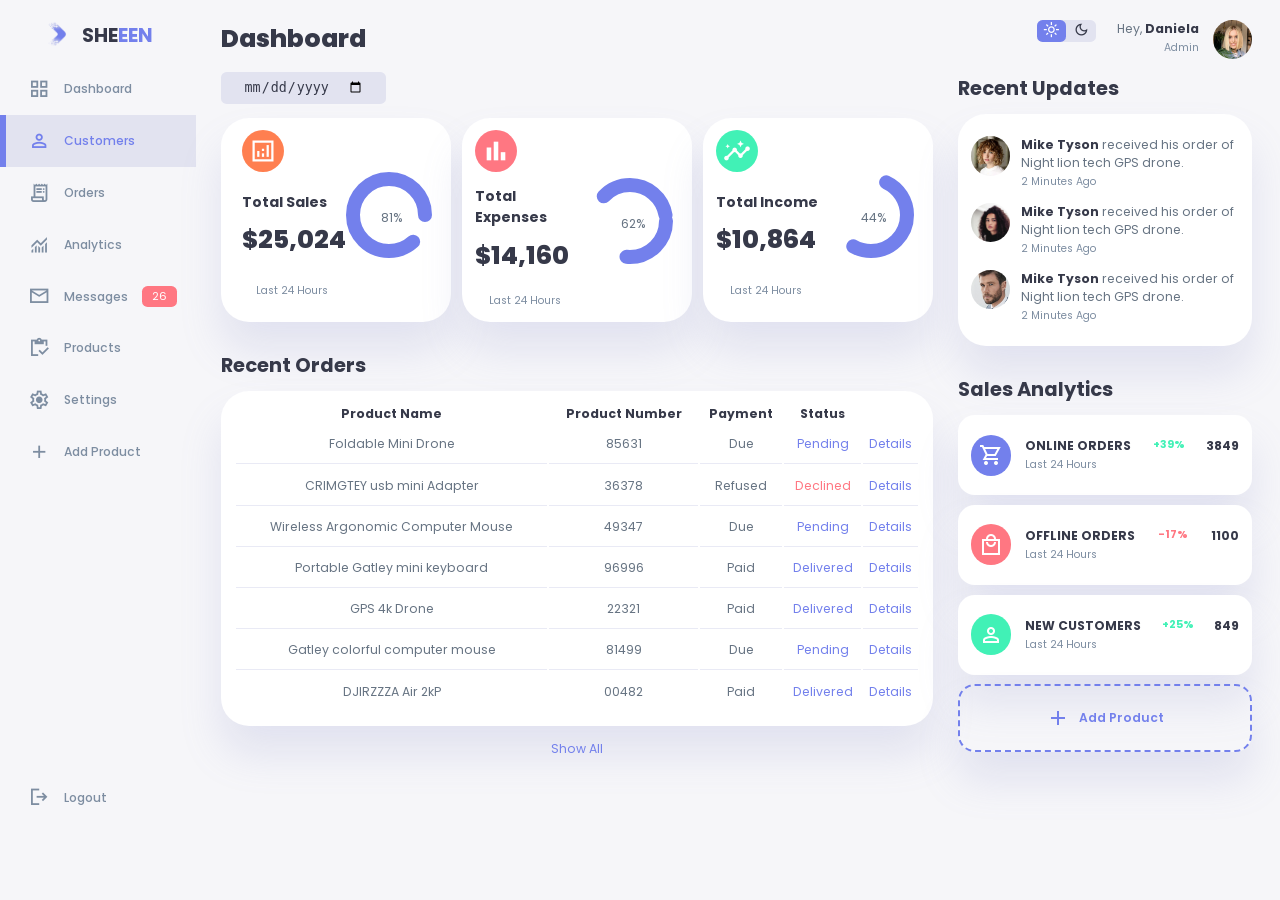
<file: index.html>
<!DOCTYPE html>
<html lang="en">
<head>
    <meta charset="UTF-8">
    <meta http-equiv="X-UA-Compatible" content="IE=edge">
    <meta name="viewport" content="width=device-width, initial-scale=1.0">
    <title>Admin Dashboard</title>
    <link rel="icon" type="image/x-icon" href="images/logo.png">
    <!--MATERIAL ICONS-->
    <link rel="stylesheet" href="https://fonts.googleapis.com/css2?family=Material+Symbols+Sharp:opsz,wght,FILL,GRAD@48,400,0,0" />
    <link rel="stylesheet" href="style.css">
</head>
<body>
    <div class="container">
        <aside>
            <div class="top">
                <div class="logo">
                    <img src="images/logo.png">
                    <h2>SHE<span class="primary">EEN</span></h2>
                </div>
                <div class="close" id="close-btn">
                    <span class="material-symbols-sharp">close</span>
                </div>
            </div>
            <div class="sidebar">
                <a href="">
                    <span class="material-symbols-sharp">grid_view</span>
                    <h3>Dashboard</h3>
                </a>
                <a href="" class="active">
                    <span class="material-symbols-sharp">person</span>
                    <h3>Customers</h3>
                </a>
                <a href="">
                    <span class="material-symbols-sharp">receipt_long</span>
                    <h3>Orders</h3>
                </a>
                <a href="">
                    <span class="material-symbols-sharp">monitoring</span>
                    <h3>Analytics</h3>
                </a>
                <a href="">
                    <span class="material-symbols-sharp">mail</span>
                    <h3>Messages</h3>
                    <span class="message-count">26</span>
                </a>
                <a href="">
                    <span class="material-symbols-sharp">inventory</span>
                    <h3>Products</h3>
                </a>
                <a href="">
                    <span class="material-symbols-sharp">settings</span>
                    <h3>Settings</h3>
                </a>
                <a href="">
                    <span class="material-symbols-sharp">add</span>
                    <h3>Add Product</h3>
                </a>
                <a href="">
                    <span class="material-symbols-sharp">logout</span>
                    <h3>Logout</h3>
                </a>
            </div>
        </aside>
        <!-------------------END OF ASIDE------------------------>
        <main>
            <h1>Dashboard</h1>
            <div class="date">
                <input type="date">
            </div>

            <div class="insights">
                <div class="sales">
                    <span class="material-symbols-sharp">analytics</span>
                    <div class="middle">
                        <div class="left">
                            <h3>Total Sales</h3>
                            <h1>$25,024</h1>
                        </div>
                        <div class="progress">
                            <svg>
                                <circle cx="38" cy="38" r="36"></circle>
                            </svg>
                            <div class="number">
                                <p>81%</p>
                            </div>
                        </div>
                    </div>
                    <small class="text-muted">Last 24 Hours</small>
                </div>
                <!------------------END OF SALES---------------------->
                <div class="expenses">
                    <span class="material-symbols-sharp">bar_chart</span>
                    <div class="middle">
                        <div class="left">
                            <h3>Total Expenses</h3>
                            <h1>$14,160</h1>
                        </div>
                        <div class="progress">
                            <svg>
                                <circle cx="38" cy="38" r="36"></circle>
                            </svg>
                            <div class="number">
                                <p>62%</p>
                            </div>
                        </div>
                    </div>
                    <small class="text-muted">Last 24 Hours</small>
                </div>
                <!------------------END OF EXPENSES---------------------->
                <div class="income">
                    <span class="material-symbols-sharp">insights</span>
                    <div class="middle">
                        <div class="left">
                            <h3>Total Income</h3>
                            <h1>$10,864</h1>
                        </div>
                        <div class="progress">
                            <svg>
                                <circle cx="38" cy="38" r="36"></circle>
                            </svg>
                            <div class="number">
                                <p>44%</p>
                            </div>
                        </div>
                    </div>
                    <small class="text-muted">Last 24 Hours</small>
                </div>
                <!------------------END OF INCOME---------------------->
            </div>
            <!------------------END OF INSIGHTS---------------------->
            <div class="recent-orders">
                <h2>Recent Orders</h2>
                <table>
                    <thead>
                        <tr>
                            <th>Product Name</th>
                            <th>Product Number</th>
                            <th>Payment</th>
                            <th>Status</th>
                        </tr>
                    </thead>
                    <tbody>
                        <!--<tr>
                            <td>Foldable Mini Drone</td>
                            <td>85631</td>
                            <td>Due</td>
                            <td class="warning">Pending</td>
                            <td class="primary">Details</td>
                        </tr>-->
                    </tbody>
                </table>
                <a href="#">Show All</a>
            </div>
        </main>
        <!------------- END OF MAIN -------------------->
        <div class="right">
            <div class="top">
                <button id="menu-btn">
                    <span class="material-symbols-sharp">menu</span>
                </button>
                <div class="theme-toggler">
                    <span class="material-symbols-sharp active" >light_mode </span>
                    <span class="material-symbols-sharp">dark_mode</span>                        
                </div>
                <div class="profile">
                    <div class="info">
                        <p>Hey, <b>Daniela</b></p>
                        <small class="text-muted">Admin</small>
                    </div>
                    <div class="profile-photo">
                        <img src="images/profile1.jpg" alt="">
                    </div>
                </div>
            </div>
            <!---------------- END OF TOP ------------------->
            <div class="recent-updates">
                <h2>Recent Updates</h2>
                <div class="updates">
                    <div class="update">
                        <div class="profile-photo">
                            <img src="images/profile2.jpeg" alt="">
                        </div>
                        <div class="message">
                            <p><b>Mike Tyson</b> received his order of Night lion tech GPS drone.</p>
                            <small class="text-muted">2 Minutes Ago</small>
                        </div>
                    </div>
                    <div class="update">
                        <div class="profile-photo">
                            <img src="images/profile3.jpg" alt="">
                        </div>
                        <div class="message">
                            <p><b>Mike Tyson</b> received his order of Night lion tech GPS drone.</p>
                            <small class="text-muted">2 Minutes Ago</small>
                        </div>
                    </div>
                    <div class="update">
                        <div class="profile-photo">
                            <img src="images/profile4.jpg" alt="">
                        </div>
                        <div class="message">
                            <p><b>Mike Tyson</b> received his order of Night lion tech GPS drone.</p>
                            <small class="text-muted">2 Minutes Ago</small>
                        </div>
                    </div>
                </div>
            </div>
            <!------------- END OF RECENT UPDATES -------------------->
            <div class="sales-analytics">
                <h2>Sales Analytics</h2>
                <div class="item online">
                    <div class="icon">
                        <span class="material-symbols-sharp">shopping_cart</span>
                    </div>
                    <div class="right">
                        <div class="info">
                            <h3>ONLINE ORDERS</h3>
                            <small class="text-muted">Last 24 Hours</small>
                        </div>
                        <h5 class="success">+39%</h5>
                        <h3>3849</h3>
                    </div>
                </div>
                <div class="item offline">
                    <div class="icon">
                        <span class="material-symbols-sharp">local_mall</span>
                    </div>
                    <div class="right">
                        <div class="info">
                            <h3>OFFLINE ORDERS</h3>
                            <small class="text-muted">Last 24 Hours</small>
                        </div>
                        <h5 class="danger">-17%</h5>
                        <h3>1100</h3>
                    </div>
                </div>
                <div class="item customers">
                    <div class="icon">
                        <span class="material-symbols-sharp">person</span>
                    </div>
                    <div class="right">
                        <div class="info">
                            <h3>NEW CUSTOMERS</h3>
                            <small class="text-muted">Last 24 Hours</small>
                        </div>
                        <h5 class="success">+25%</h5>
                        <h3>849</h3>
                    </div>
                </div>
                <div class="item add-product">
                    <div>
                        <span class="material-symbols-sharp">add</span>
                        <h3>Add Product</h3>
                    </div>
                </div>
            </div>
        </div>
    </div>
    <script src="orders.js"></script>
    <script src="index.js"></script>
</body>
</html>
</file>
<file: style.css>
@import url('https://fonts.googleapis.com/css2?family=Abril+Fatface&family=Anton&family=Bungee+Hairline&family=Grape+Nuts&family=Londrina+Outline&family=Poppins:wght@300;400;500;600;700;800&display=swap');
/*-------- ROOT VARIABLES ---------*/
:root{
    --color-primary: #7380ec;
    --color-danger: #ff7782;
    --color-success: #41f1b6;
    --color-warning: #ffbb55;
    --color-white: #fff;
    --color-info-dark: #7d8da1;
    --color-info-light: #dce1eb;
    --color-dark: #363949;
    --color-light: rgba(132, 139, 200, 0.18);
    --color-primary-variant: #111e88;
    --color-dark-variant: #677483;
    --color-background: #f6f6f9;

    --card-border-radius: 2rem;
    --border-radius-1: 0.4rem;
    --border-radius-2: 0.8rem;
    --border-radius-3: 1.2rem;

    --card-padding: 0.9rem;
    --padding-1: 1.2rem;

    --box-shadow: 0 2rem 3rem var(--color-light);
}
/*-------- DARK THEME VARIABLES ---------*/
.dark-theme-variables{
    --color-background: #181a1e;
    --color-white: #202528;
    --color-dark: #edeffd;
    --color-dark-variant: #a3bdcc;
    --color-light: rgba(0, 0, 0, 0.4);
    --box-shadow: 0 2rem 3rem var(--color-light);
}
*{
    margin: 0;
    padding: 0;
    outline: 0;
    appearance: none;
    border: 0;
    text-decoration: none;
    box-sizing: border-box;
}
html{
    font-size: 14px;
}
body{
    width: 100vw;
    height: 100vh;
    font-family: poppins, sans-serif;
    font-size: 0.88rem;
    background: var(--color-background);
    user-select: none;
    overflow-x: hidden;
    color: var(--color-dark);
}
.container{
    display: grid;
    width: 100%;
    margin: 0 auto;
    gap: 1.8rem;
    grid-template-columns: 14rem auto 23rem;
}
a{
    color: var(--color-dark);
}
img{
    display: block;
    width: 100%;
}
h1{
    font-weight: 800;
    font-size: 1.8rem;
}
h2{
    font-size: 1.4rem;
}
h3{
    font-size: 0.87rem;
}
h4{
    font-size: 0.8rem;
}
h5{
    font-size: 0.77rem;
}
small{
    font-size: 0.75rem;
}
.profile-photo{
    width: 2.8rem;
    height: 2.8rem;
    border-radius: 50%;
    overflow: hidden;
    /*margin-right: 1rem;*/
}
.text-muted{
    color: var(--color-info-dark);
}
p{
    color: var(--color-dark-variant);
}
b{
    color: var(--color-dark);
}
/*----------------COLORS-------------------*/
.primary{
    color: var(--color-primary);
}
.danger{
    color: var(--color-danger);
}
.success{
    color: var(--color-success);
}
.warning{
    color: var(--color-warning);
}
/*----------------ASIDE-------------------*/
aside{
    height: 100vh;
}
aside .top{
    display: flex;
    align-items: center;
    justify-content: space-between;
    margin-top: 1.4rem;
    justify-content: center;
    align-items: center;
}
aside .logo{
    display: flex;
    gap: 0.8rem;
}
aside .logo img{
    width: 2rem;
    height: 2rem;
}
aside .close{
    display: none;
}
/*----------------SIDEBAR-------------------*/
aside .sidebar{
    display: flex;
    flex-direction: column;
    height: 86vh;
    position: relative;
    top: 1rem;
}
aside h3{
    font-weight: 500;
}
aside .sidebar a{
    display: flex;
    color: var(--color-info-dark);
    margin-left: 2rem;
    gap: 1rem;
    align-items: center;
    position: relative;
    height: 3.7rem;
    transition: all 300ms ease;
}
aside .sidebar a span{
    font-size: 1.6rem;
    transition: all 300ms ease;
}
aside .sidebar a:last-child{
    position: absolute;
    bottom: 1rem;
    width: 100%;
}
aside .sidebar a.active{
    background: var(--color-light);
    color: var(--color-primary);
    margin-left: 0;
}
aside .sidebar a.active:before{
    content: "";
    width: 6px;
    height: 100%;
    background: var(--color-primary);
}
aside .sidebar a.active span{
    color: var(--color-primary);
    margin-left: calc(1rem - 6px);
}
aside .sidebar a:hover{
    color: var(--color-primary);
}
aside .sidebar a:hover span{
    margin-left: 0.5rem;
}
aside .sidebar .message-count{
    background: var(--color-danger);
    color: white;
    padding:  2px 10px;
    font-size: 11px;
    border-radius: var(--border-radius-1);
}
/*------------ MAIN ------------*/
main{
    margin-top: 1.4rem;
}

main .date{
    display: inline-block;
    background: var(--color-light);
    border-radius: var(--border-radius-1);
    margin-top: 1rem;
    padding: 0.5rem 1.6rem;
}
main .date input[type='date']{
    background: transparent;
    color: var(--color-dark);
}
main .insights{
    display: grid;
    grid-template-columns: repeat(3, 1fr);
    gap: 0.8rem;
}
main .insights .sales{
    padding-left: 1.5rem;
}
main .insights > div{
    background: var(--color-white);
    padding: var(--card-padding);
    border-radius: var(--card-border-radius);
    margin-top: 1rem;
    box-shadow: var(--box-shadow);
    transition: all 300ms ease;
}
main .insights > div:hover{
    box-shadow: none;
}
main .insights > div span{
    background: coral;
    padding: 0.5rem;
    border-radius: 50%;
    color: var(--color-white);
    font-size: 2rem;
}
main .insights > div.expenses span{
    background: var(--color-danger);
}
main .insights > div.income span{
    background: var(--color-success);
}
main .insights > div .middle{
    display: flex;
    align-items: center;
    justify-content: space-between;
}
main .insights h3{
    margin: 1rem 0 0.6rem;
    font-size: 1rem;
}
main .insights .progress{
    position: relative;
    width: 92px;
    height: 92px;
    border-radius: 50%;
}
main .insights svg{
    width: 7rem;
    height: 7rem;
}
main .insights svg circle{
    fill: none;
    stroke: var(--color-primary);
    stroke-width: 14;
    stroke-linecap: round;
    transform: translate(5px, 5px);
}
main .insights .sales svg circle{
    stroke-dashoffset: -30;
    stroke-dasharray: 200;
}
main .insights .expenses svg circle{
    stroke-dashoffset: 20;
    stroke-dasharray: 80;
}
main .insights .income svg circle{
    stroke-dashoffset: 35;
    stroke-dasharray: 110;
}
main .insights .progress .number{
    position: absolute;
    top: 0;
    left: 0%;
    height: 100%;
    width: 100%;
    display: flex;
    justify-content: center;
    align-items: center;
}
main .insights small{
    margin-top: 1.3rem;
    margin-left: 1rem;
    display: block;
}
/*------------ RECENT ORDERS ------------*/
main .recent-orders{
    margin-top: 2rem;
}
main .recent-orders h2{
    margin-bottom: 0.8rem;
}
main .recent-orders table{
    background: var(--color-white);
    width: 100%;
    border-radius: var(--card-border-radius);
    padding: var(--card-padding);
    text-align: center;
    box-shadow: var(--box-shadow);
    transition: all 300ms ease;
}
main .recent-orders table:hover{
    box-shadow: none;
}
main table tbody td{
    height: 2.8rem;
    border-bottom: 1px solid var(--color-light);
    color: var(--color-dark-variant);
}
main table tbody tr:last-child td{
    border: none;
}
main .recent-orders a{
    text-align: center;
    display: block;
    margin: 1rem auto;
    color: var(--color-primary);
}
/*--------------- RIGHT ---------------------*/
.right{
    margin-top: 1.4rem;
    margin-right: 2rem;
}
.right .top{
    display: flex;
    justify-content: end;
    gap: 1.5rem;
}
.right .profile .info{
    margin-right: -1rem;
}
.right .top button{
    display: none;
}
.right .theme-toggler{
    background: var(--color-light);
    display: flex;
    justify-content: space-between;
    align-items: center;
    height: 1.6rem;
    width: 4.2rem;
    cursor: pointer;
    border-radius: var(--border-radius-1);
}
.right .theme-toggler span{
    font-size: 1.2rem;
    width: 50%;
    height: 100%;
    display: flex;
    align-items: center;
    justify-content: center;
}
.right .theme-toggler span.active{
    background: var(--color-primary);
    color: white;
    border-radius: var(--border-radius-1);
}
.right .top .profile{
    display: flex;
    gap: 2rem;
    text-align: right;
}
/*----------------- RECENT UPDATES ----------------------*/
.right .recent-updates{
    margin-top: 1rem;
}
.right .recent-updates h2{
    margin-bottom: 0.8rem;
}
.right .recent-updates .updates{
    background: var(--color-white);
    padding: var(--card-padding);
    border-radius: var(--card-border-radius);
    box-shadow: var(--box-shadow);
    transition: all 300ms ease;
}
.right .recent-updates .updates:hover{
    box-shadow: none;
}
.right .recent-updates .updates .update{
    display: grid;
    grid-template-columns: 2.6rem auto;
    gap: 1rem;
    margin: 0.5rem 0;
    padding: 0.2rem 0;
}
/*----------- SALES ANALYTICS ---------------*/
.right .sales-analytics{
    margin-top: 2rem;
}
.right .sales-analytics h2{
    margin-bottom: 0.8rem;
}
.right .sales-analytics .item{
    background: var(--color-white);
    display: flex;
    align-items: center;
    gap: 1rem;
    margin-bottom: 0.7rem;
    padding: 1.4rem var(--card-padding);
    border-radius: var(--border-radius-3);
    box-shadow: var(--box-shadow);
    transition: all 300ms ease;
}
.right .sales-analytics .item:hover{
    box-shadow: none;
}
.right .sales-analytics .item .right{
    display: flex;
    justify-content: space-between;
    align-items: start;
    margin: 0;
    width: 100%;
}
.right .sales-analytics .item .icon{
    padding: 0.6rem;
    color: var(--color-white);
    border-radius: 50%;
    background: var(--color-primary);
    display: flex;
}
.right .sales-analytics .item.offline .icon{
    background: var(--color-danger);
}
.right .sales-analytics .item.customers .icon{
    background: var(--color-success);
}
.right .sales-analytics .add-product{
    background-color: transparent;
    border: 2px dashed var(--color-primary);
    color: var(--color-primary);
    display: flex;
    align-items: center;
    justify-content: center;
}
.right .sales-analytics .add-product div{
    display: flex;
    align-items: center;
    gap: 0.6rem;
}
.right .sales-analytics .add-product div h3{
    font-weight: 600;
}
.right .sales-analytics .add-product:hover{
    background: var(--color-primary);
    color: var(--color-white);
}
/*------------ MEDIA QUERIES SMALL LAPTOPS & TABLETS ------------------*/
@media screen and (max-width: 1200px){
    .container{
        grid-template-columns: 7rem auto 23rem;
    }
    aside .logo{
        margin-right: 1rem;
    }
    aside .logo h2{
        display: none;
    }
    aside .sidebar h3{
        display: none;
    }
    aside .sidebar a{
        width: 5.6rem;
    }
    aside .sidebar a:last-child{
        position: relative;
        margin-top: 1.8rem;
    }
    main .insights{
        grid-template-columns: 1fr;
        gap: 0;
    }
    main .recent-orders{
        width: 94%;
        position: absolute;
        left: 50%;
        transform: translateX(-50%);
        margin: 2rem 0 2rem 6rem;
    }
    main .recent-orders table{
        width:83vw;
    }
    main table tbody tr td:last-child,
    main table tbody tr td:first-child{
        display: none;
    }
}/*------------ MEDIA QUERIES FOR PHONES & SMALLER TABLETS ------------------*/
@media screen and (max-width: 768px){
    .container{
        width: 100%;
        grid-template-columns: 1fr;
    }
    aside{
        position: fixed;
        left: -100%;
        background: var(--color-white);
        width: 18rem;
        z-index: 3;
        box-shadow: 1rem 3rem 4rem var(--color-light);
        height: 100vh;
        /*padding-right: var(--card-padding);*/
        display: none;
        animation: showMenu 400ms ease forwards;
    }
    @keyframes showMenu {
        to{
            left: 0;
        }
    }
    aside .logo{
        margin-left: 1rem;
    }
    aside .logo h2{
        display: inline;
    }
    aside .sidebar h3{
        display: inline;
    }
    aside .sidebar a{
        width: 100%;
        height: 3.4rem;
    }
    aside .sidebar a:last-child{
        position: absolute;
        bottom: 1rem;
    }
    aside .close{
        display: inline-block;
        cursor: pointer;
    }
    main{
        margin-top: 8rem;
        padding: 0 2rem 0 1rem;
    }
    main .recent-orders{
        position: relative;
        margin: 3rem 0 0 0;
        width: 100%;
    }
    main .recent-orders table{
        width: 100%;
        margin: 0;
    }
    .right{
        width: 94%;
        margin: 0 auto 4rem;
        padding-right: 1rem;
    }
    .right .top{
        position: fixed;
        top: 0;
        left: 0;
        align-items: center;
        padding: 0 0.8rem;
        height: 4.6rem;
        background: var(--color-white);
        width: 100%;
        margin: 0;
        z-index: 2;
        box-shadow: 0 1rem 1rem var(--color-light);
    }
    .right .top .theme-toggler{
        width: 4.4rem;
        position: absolute;
        left: 70%;
    }
    .right .profile .info{
        display: none;
    }
    .right .top button{
        display: inline-block;
        background: transparent;
        cursor: pointer;
        color: var(--color-dark);
        position: absolute;
        left: 1rem;
    }
    .right .top button span{
        font-size: 2rem;
    }
}
</file>
